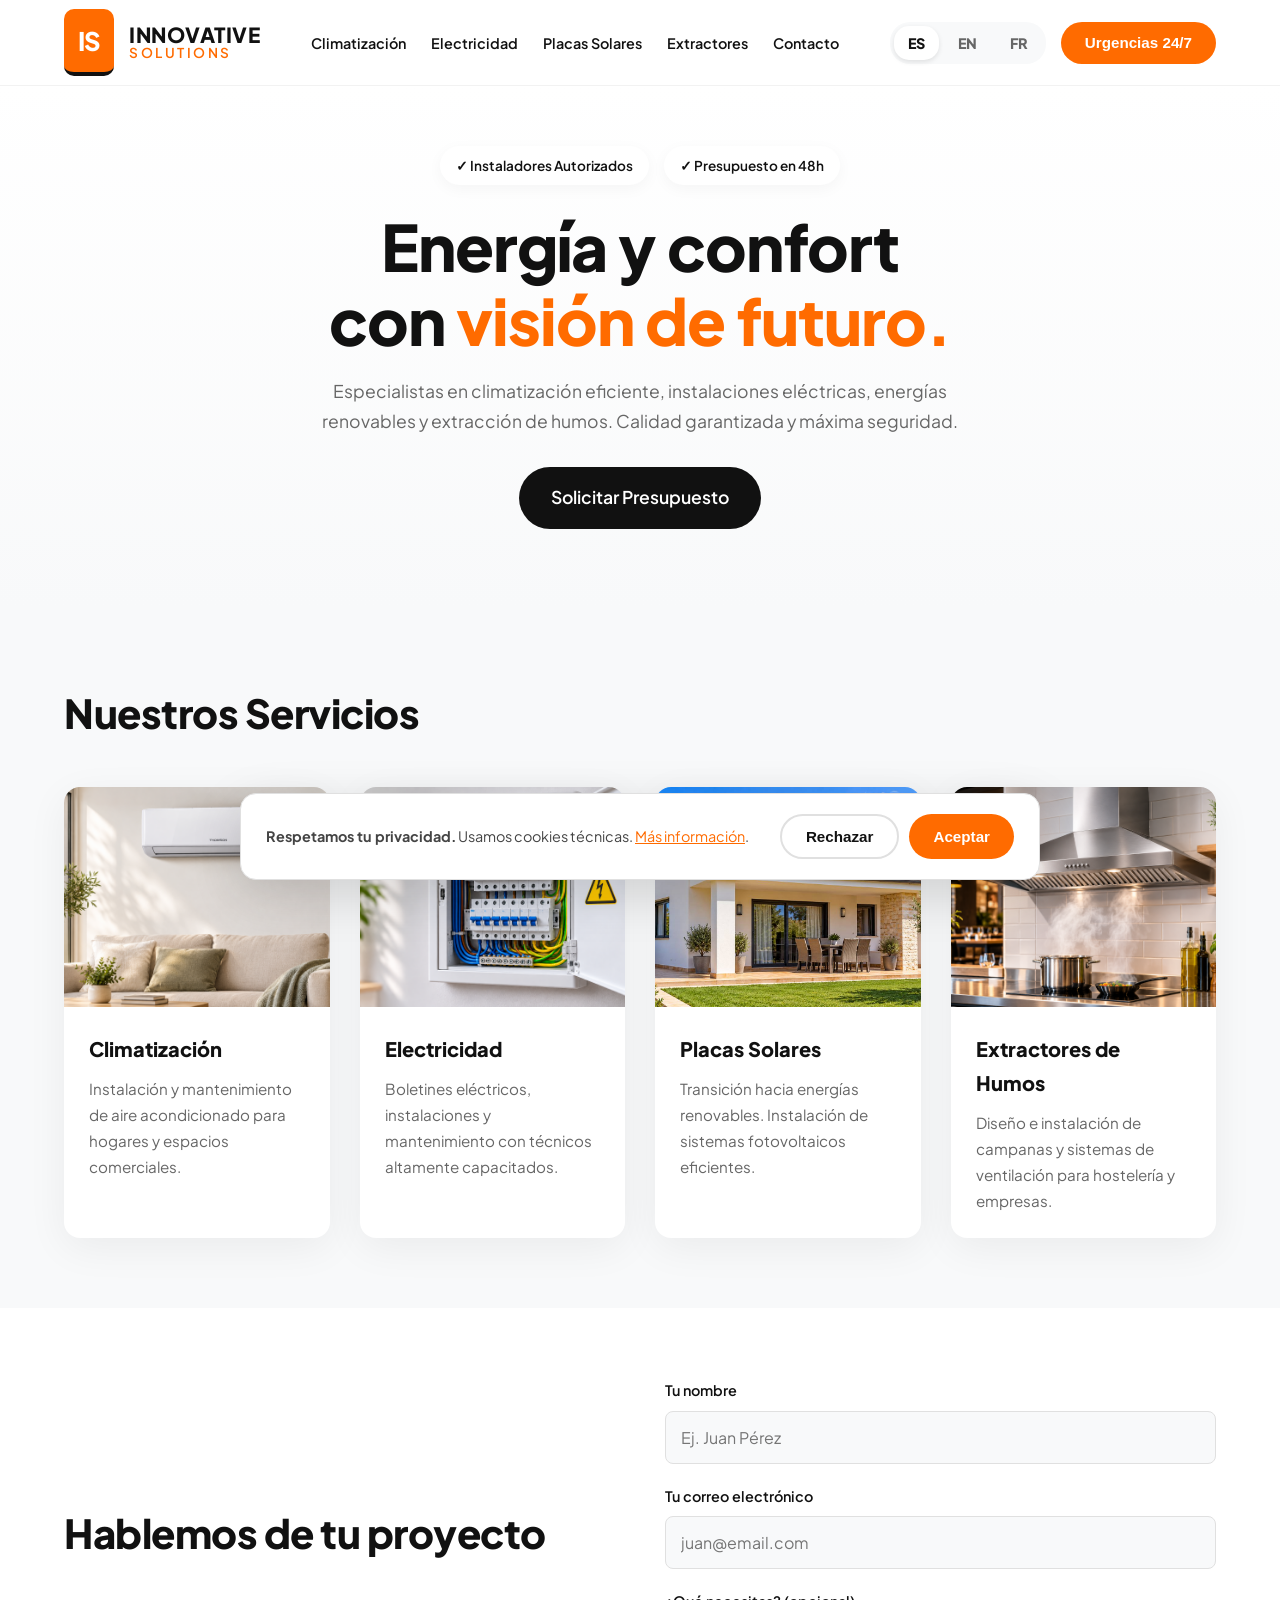
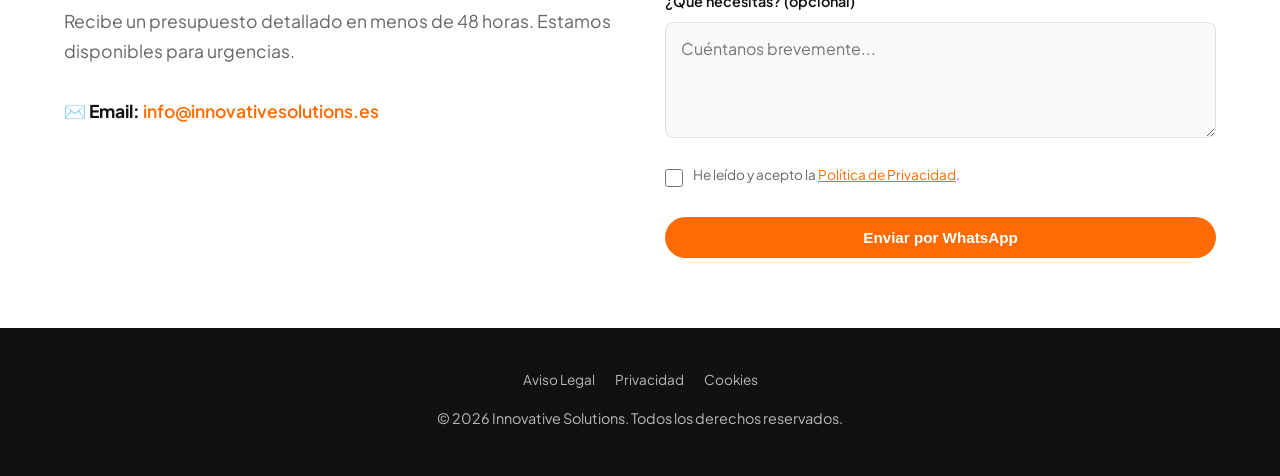
<file: index.html>
<!DOCTYPE html>
<html lang="es">
<head>
    <meta charset="UTF-8">
    <meta name="viewport" content="width=device-width, initial-scale=1.0">
    <title>Innovative Solutions | Climatización, Electricidad y Energía</title>
    <link rel="preconnect" href="https://fonts.googleapis.com">
    <link rel="preconnect" href="https://fonts.gstatic.com" crossorigin>
    <link href="https://fonts.googleapis.com/css2?family=Plus+Jakarta+Sans:wght@400;600;800&display=swap" rel="stylesheet">
    <link rel="stylesheet" href="css/styles.css">
</head>
<body>
    <header class="header" id="header">
        <div class="container header-container">
            <a href="#" class="logo"><div class="logo-icon">IS</div><div class="logo-text"><span class="logo-title">INNOVATIVE</span><span class="logo-subtitle">SOLUTIONS</span></div></a>
            <nav class="nav" id="nav">
                <ul class="nav-list">
                    <li><a href="climatizacion.html" class="nav-link" data-i18n="nav.clima">Climatización</a></li>
                    <li><a href="electricidad.html" class="nav-link" data-i18n="nav.elec">Electricidad</a></li>
                    <li><a href="placas-solares.html" class="nav-link" data-i18n="nav.solar">Placas Solares</a></li>
                    <li><a href="extractores.html" class="nav-link" data-i18n="nav.extract">Extractores</a></li>
                    <li><a href="#contacto" class="nav-link" data-i18n="nav.contact">Contacto</a></li>
                </ul>
            </nav>
            <div class="header-actions">
                <div class="lang-selector">
                    <button class="lang-btn active" data-lang="es">ES</button>
                    <button class="lang-btn" data-lang="en">EN</button>
                    <button class="lang-btn" data-lang="fr">FR</button>
                </div>
                <div class="urgency-menu">
                    <button class="btn btn-primary" id="urgency-btn" data-i18n="btn.urgency">Urgencias 24/7</button>
                    <div class="urgency-dropdown hidden" id="urgency-dropdown">
                        <p class="urgency-note" data-i18n="urgency.note">Analizamos tu urgencia y te atendemos con la mayor brevedad posible.</p>
                        <a href="https://wa.me/34622812439?text=Hola,%20tengo%20una%20urgencia%20y%20necesito%20ayuda." target="_blank" class="urgency-item">💬 <span data-i18n="urgency.wa">Enviar WhatsApp</span></a>
                    </div>
                </div>
                <button class="menu-toggle" id="menu-toggle" aria-label="Abrir menú">☰</button>
            </div>
        </div>
    </header>

    <section class="hero">
        <div class="container hero-content">
            <div class="hero-badges">
                <span class="badge" data-i18n="hero.badge1">✓ Instaladores Autorizados</span>
                <span class="badge" data-i18n="hero.badge2">✓ Presupuesto en 48h</span>
            </div>
            <h1 data-i18n="hero.title">Energía y confort<br>con <span class="text-primary">visión de futuro.</span></h1>
            <p data-i18n="hero.subtitle">Especialistas en climatización eficiente, instalaciones eléctricas, energías renovables y extracción de humos. Calidad garantizada y máxima seguridad.</p>
            <a href="#contacto" class="btn btn-large" data-i18n="hero.cta">Solicitar Presupuesto</a>
        </div>
    </section>

    <section class="services section" id="servicios">
        <div class="container">
            <h2 class="section-title" data-i18n="services.title">Nuestros Servicios</h2>
            <div class="grid-4">
                
                <a href="climatizacion.html" class="card">
                    <div class="card-img-wrapper"><img src="assets/img/climatizacion.png" alt="Aire Acondicionado" class="card-img" onerror="this.src='https://images.unsplash.com/photo-1615876234886-fd9a39fda97f?q=80&w=800&auto=format&fit=crop'"></div>
                    <div class="card-content"><h3 data-i18n="services.clima.title">Climatización</h3><p data-i18n="services.clima.desc">Instalación y mantenimiento de aire acondicionado para hogares y espacios comerciales.</p></div>
                </a>

                <a href="electricidad.html" class="card">
                    <div class="card-img-wrapper"><img src="assets/img/electricidad.png" alt="Electricidad" class="card-img" onerror="this.src='https://images.unsplash.com/photo-1621905251189-08b45d6a269e?q=80&w=800&auto=format&fit=crop'"></div>
                    <div class="card-content"><h3 data-i18n="services.elec.title">Electricidad</h3><p data-i18n="services.elec.desc">Boletines eléctricos, instalaciones y mantenimiento con técnicos altamente capacitados.</p></div>
                </a>

                <a href="placas-solares.html" class="card">
                    <div class="card-img-wrapper"><img src="assets/img/placas.jpg" alt="Placas Solares" class="card-img" onerror="this.src='https://images.unsplash.com/photo-1592833159155-c62df1b65634?q=80&w=800&auto=format&fit=crop'"></div>
                    <div class="card-content"><h3 data-i18n="services.solar.title">Placas Solares</h3><p data-i18n="services.solar.desc">Transición hacia energías renovables. Instalación de sistemas fotovoltaicos eficientes.</p></div>
                </a>

                <a href="extractores.html" class="card">
                    <div class="card-img-wrapper"><img src="assets/img/extractores.png" alt="Extractores de Humos" class="card-img"></div>
                    <div class="card-content"><h3 data-i18n="services.extract.title">Extractores de Humos</h3><p data-i18n="services.extract.desc">Diseño e instalación de campanas y sistemas de ventilación para hostelería y empresas.</p></div>
                </a>

            </div>
        </div>
    </section>

    <section class="contact section" id="contacto">
        <div class="container contact-container">
            <div class="contact-info">
                <h2 class="section-title" data-i18n="contact.title">Hablemos de tu proyecto</h2>
                <p class="contact-text" data-i18n="contact.subtitle">Recibe un presupuesto detallado en menos de 48 horas. Estamos disponibles para urgencias.</p>
                <div class="contact-details">
                    <p>✉️ <strong data-i18n="contact.email">Email:</strong> <a href="mailto:info@innovativesolutions.es">info@innovativesolutions.es</a></p>
                </div>
            </div>
            <form class="contact-form" id="contact-form">
                <div class="form-group"><label for="name" data-i18n="form.name">Tu nombre</label><input type="text" id="name" name="name" required placeholder="Ej. Juan Pérez"></div>
                <div class="form-group"><label for="email" data-i18n="form.email">Tu correo electrónico</label><input type="email" id="email" name="email" required placeholder="juan@email.com"></div>
                <div class="form-group"><label for="message" data-i18n="form.msg">¿Qué necesitas? (opcional)</label><textarea id="message" name="message" rows="4" placeholder="Cuéntanos brevemente..."></textarea></div>
                <div class="form-group checkbox-group">
                    <input type="checkbox" id="privacy" name="privacy" required>
                    <label for="privacy" data-i18n="form.privacy">He leído y acepto la <a href="politica-privacidad.html" target="_blank">Política de Privacidad</a>.</label>
                </div>
                <div style="position:absolute;left:-9999px;" aria-hidden="true"><input type="text" name="website" id="website" tabindex="-1" autocomplete="off"></div>
                <button type="submit" class="btn btn-primary btn-block" id="submit-btn" data-i18n="form.submit">Enviar por WhatsApp</button>
            </form>
        </div>
    </section>

    <footer class="footer">
        <div class="container footer-content">
            <div class="footer-legal-links">
                <a href="aviso-legal.html">Aviso Legal</a>
                <a href="politica-privacidad.html">Privacidad</a>
                <a href="politica-cookies.html">Cookies</a>
            </div>
            <p data-i18n="footer.copy">© 2026 Innovative Solutions. Todos los derechos reservados.</p>
        </div>
    </footer>

    <div id="cookie-banner" class="cookie-banner hidden">
        <div class="cookie-content">
            <p><strong data-i18n="cookie.title">Respetamos tu privacidad.</strong> <span data-i18n="cookie.desc">Usamos cookies técnicas.</span> <a href="politica-cookies.html" data-i18n="cookie.more">Más información</a>.</p>
            <div class="cookie-actions">
                <button id="reject-cookies" class="btn btn-outline" data-i18n="cookie.reject">Rechazar</button>
                <button id="accept-cookies" class="btn btn-primary" data-i18n="cookie.accept">Aceptar</button>
            </div>
        </div>
    </div>
    <script src="js/main.js"></script>
</body>
</html>
</file>
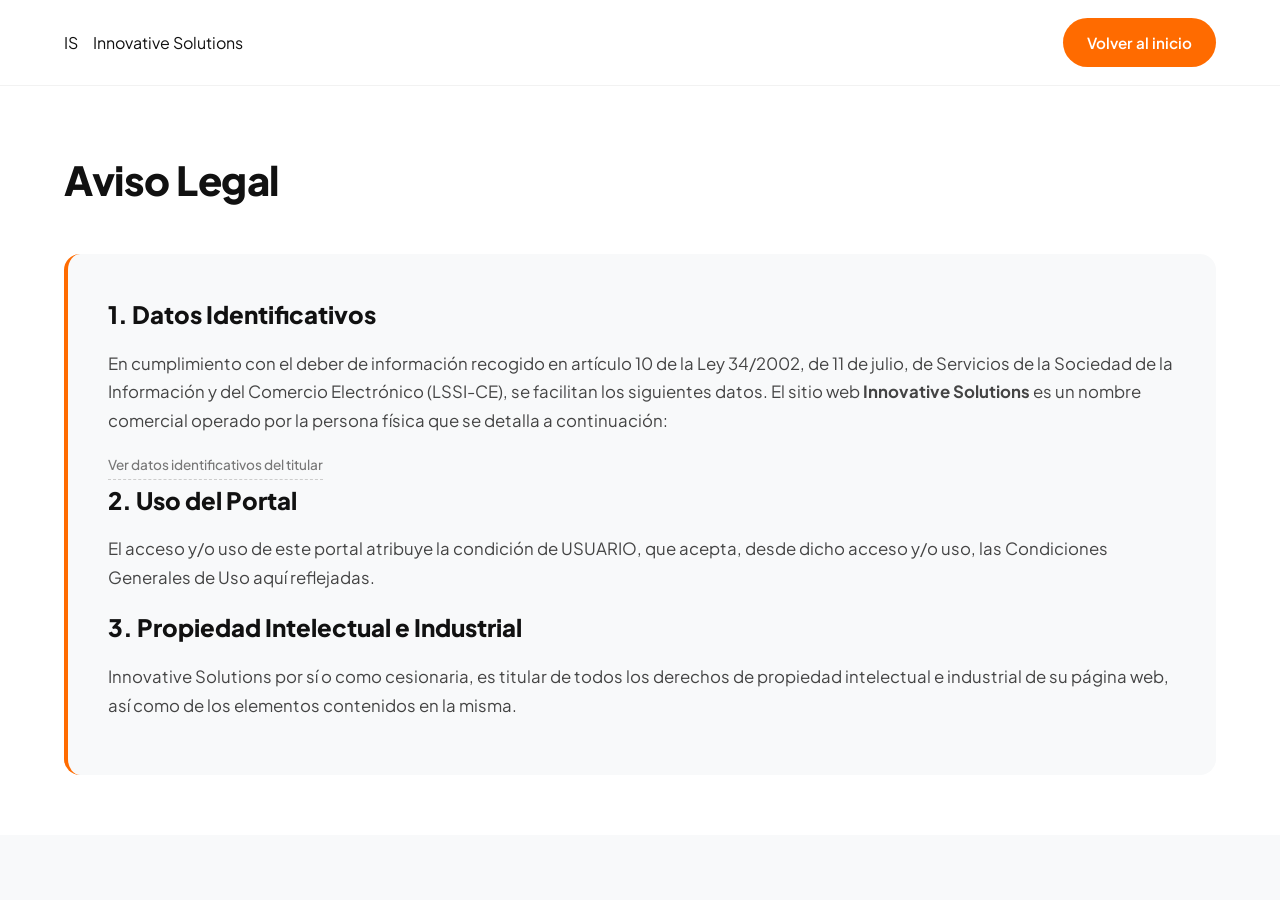
<file: aviso-legal.html>
<!DOCTYPE html>
<html lang="es">
<head>
    <meta charset="UTF-8">
    <meta name="viewport" content="width=device-width, initial-scale=1.0">
    <title>Aviso Legal | Innovative Solutions</title>
    <link href="https://fonts.googleapis.com/css2?family=Plus+Jakarta+Sans:wght@400;600;800&display=swap" rel="stylesheet">
    <link rel="stylesheet" href="css/styles.css">
</head>
<body>
    <header class="header"><div class="container header-container"><a href="index.html" class="logo"><span class="logo-is">IS</span> Innovative Solutions</a><a href="index.html" class="btn btn-primary">Volver al inicio</a></div></header>
    <section class="copy-section" style="min-height: 70vh;">
        <div class="container">
            <h1 class="section-title">Aviso Legal</h1>
            <div class="copy-box">
                <h3>1. Datos Identificativos</h3>
                <p>En cumplimiento con el deber de información recogido en artículo 10 de la Ley 34/2002, de 11 de julio, de Servicios de la Sociedad de la Información y del Comercio Electrónico (LSSI-CE), se facilitan los siguientes datos. El sitio web <strong>Innovative Solutions</strong> es un nombre comercial operado por la persona física que se detalla a continuación:</p>
                <details style="margin-top: 15px;">
                    <summary style="cursor: pointer; font-weight: 500; color: #777; font-size: 0.85rem; list-style: none; display: inline-block; border-bottom: 1px dashed #ccc; padding-bottom: 2px;">Ver datos identificativos del titular</summary>
                    <ul class="copy-list" style="margin-top: 15px; margin-bottom: 0;">
                        <li><strong>Titular:</strong> Monique Gilo de Oliveira</li>
                        <li><strong>NIF:</strong> X9505271S</li>
                        <li><strong>Domicilio:</strong> Calle Lanzarote 7, San Pedro del Pinatar, 03740 Murcia – España</li>
                        <li><strong>Correo electrónico:</strong> info@innovativesolutions.es</li>
                        <li><strong>Teléfono de contacto:</strong> +34 622 81 24 39</li>
                        <li><strong>Sitio web:</strong> https://innovativesolutions.es/</li>
                    </ul>
                </details>
                <h3>2. Uso del Portal</h3>
                <p>El acceso y/o uso de este portal atribuye la condición de USUARIO, que acepta, desde dicho acceso y/o uso, las Condiciones Generales de Uso aquí reflejadas.</p>
                <h3>3. Propiedad Intelectual e Industrial</h3>
                <p>Innovative Solutions por sí o como cesionaria, es titular de todos los derechos de propiedad intelectual e industrial de su página web, así como de los elementos contenidos en la misma.</p>
            </div>
        </div>
    </section>
</body>
</html>
</file>
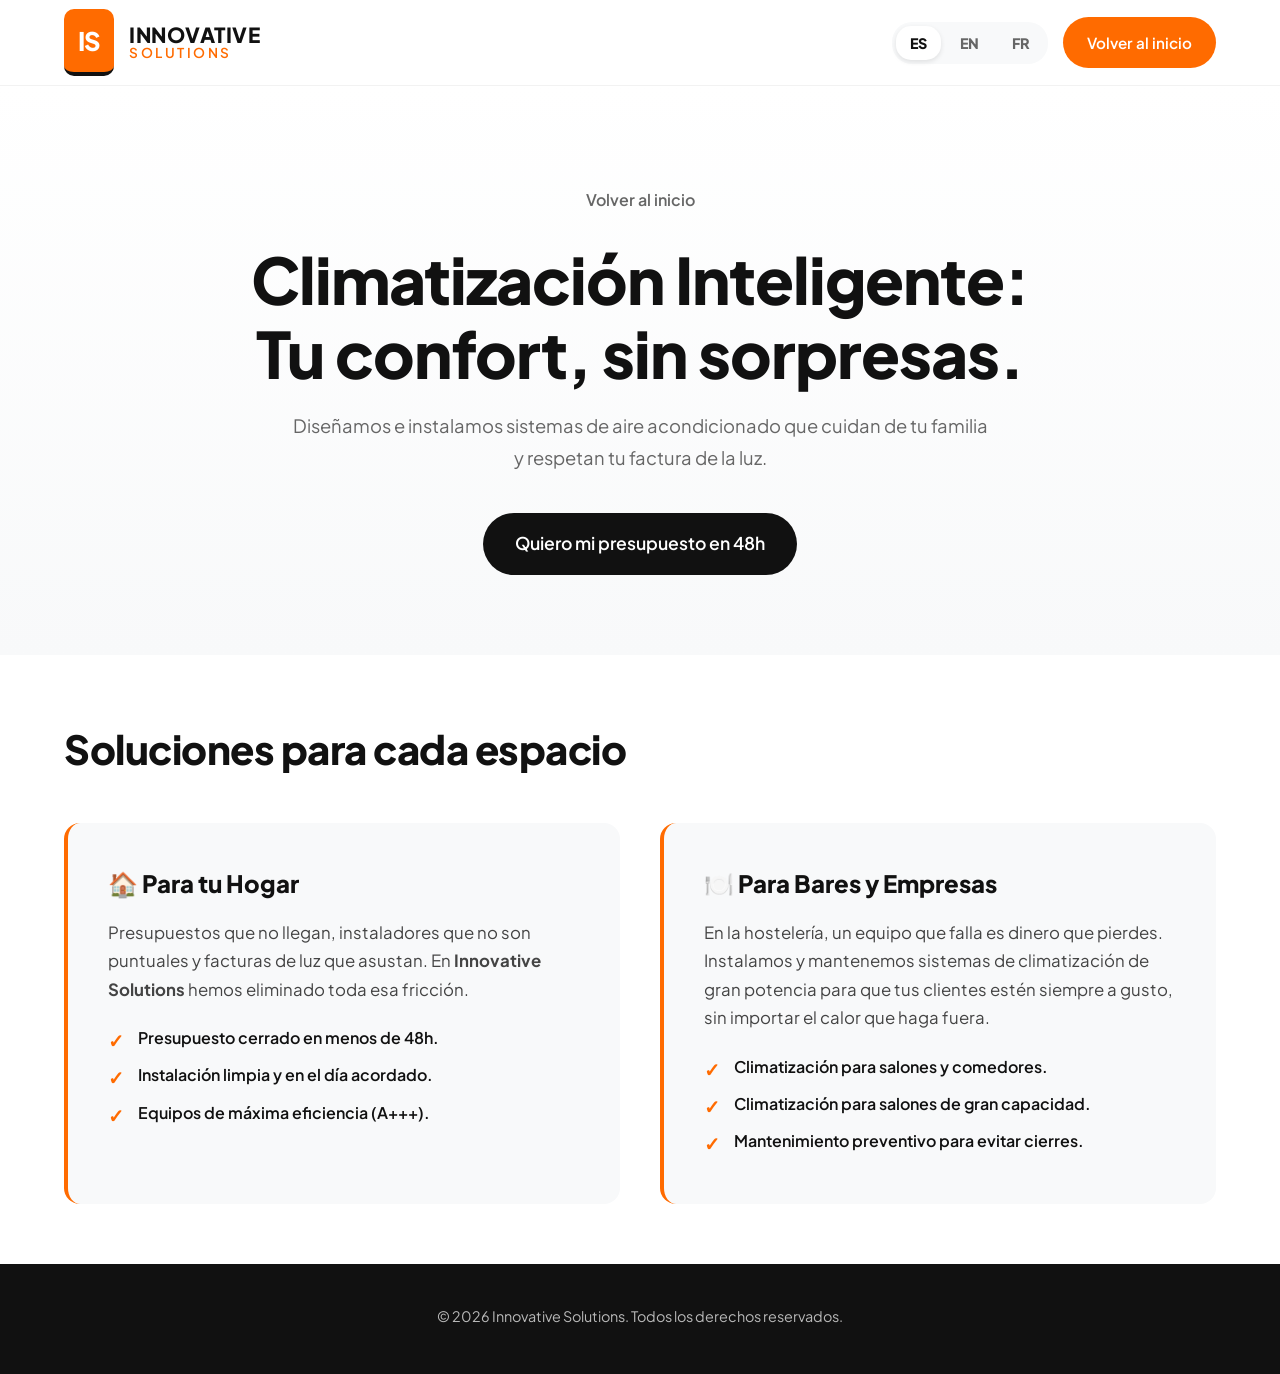
<file: climatizacion.html>
<!DOCTYPE html>
<html lang="es"><head><meta charset="UTF-8"><meta name="viewport" content="width=device-width, initial-scale=1.0"><title>Climatización | Innovative Solutions</title><link href="https://fonts.googleapis.com/css2?family=Plus+Jakarta+Sans:wght@400;600;800&display=swap" rel="stylesheet"><link rel="stylesheet" href="css/styles.css"></head>
<body>
    <header class="header"><div class="container header-container"><a href="index.html" class="logo"><div class="logo-icon">IS</div><div class="logo-text"><span class="logo-title">INNOVATIVE</span><span class="logo-subtitle">SOLUTIONS</span></div></a><div class="header-actions"><div class="lang-selector"><button class="lang-btn active" data-lang="es">ES</button><button class="lang-btn" data-lang="en">EN</button><button class="lang-btn" data-lang="fr">FR</button></div><a href="index.html" class="btn btn-primary" data-i18n="page.back">Volver al inicio</a></div></div></header>
    <section class="page-hero"><div class="container"><a href="index.html" class="btn-back" data-i18n="page.back">← Volver a todos los servicios</a><h1 data-i18n="climate.hero.title">Climatización Inteligente:<br>Tu confort, sin sorpresas.</h1><p data-i18n="climate.hero.subtitle">Diseñamos e instalamos sistemas de aire acondicionado que cuidan de tu familia y respetan tu factura de la luz.</p><a href="index.html?servicio=climatizacion#contacto" class="btn btn-large" data-i18n="climate.hero.cta">Quiero mi presupuesto en 48h</a></div></section>
    <section class="copy-section"><div class="container"><h2 class="section-title" data-i18n="climate.why.title">Soluciones para cada espacio</h2><div class="copy-grid">
        <div class="copy-box"><h3 data-i18n="climate.home.title">🏠 Para tu Hogar</h3><p data-i18n="climate.home.desc">Presupuestos que no llegan, instaladores que no son puntuales y facturas de luz que asustan. En <strong>Innovative Solutions</strong> hemos eliminado toda esa fricción.</p><ul class="copy-list"><li data-i18n="climate.home.list1">Presupuesto cerrado en menos de 48h.</li><li data-i18n="climate.home.list2">Instalación limpia y en el día acordado.</li><li data-i18n="climate.home.list3">Equipos de máxima eficiencia (A+++).</li></ul></div>
        <div class="copy-box"><h3 data-i18n="climate.business.title">🍽️ Para Bares y Empresas</h3><p data-i18n="climate.business.desc">En la hostelería, un equipo que falla es dinero que pierdes. Instalamos y mantenemos sistemas de climatización de gran potencia para que tus clientes estén siempre a gusto, sin importar el calor que haga fuera.</p><ul class="copy-list"><li data-i18n="climate.business.list1">Climatización para salones y comedores.</li><li data-i18n="climate.business.list2">Equipos de alta potencia para locales comerciales.</li><li data-i18n="climate.business.list3">Mantenimiento preventivo para evitar cierres.</li></ul></div>
    </div></div></section>
    <footer class="footer"><div class="container footer-content"><p data-i18n="footer.copy">© 2026 Innovative Solutions. Todos los derechos reservados.</p></div></footer><script src="js/main.js"></script>
</body></html>
</file>
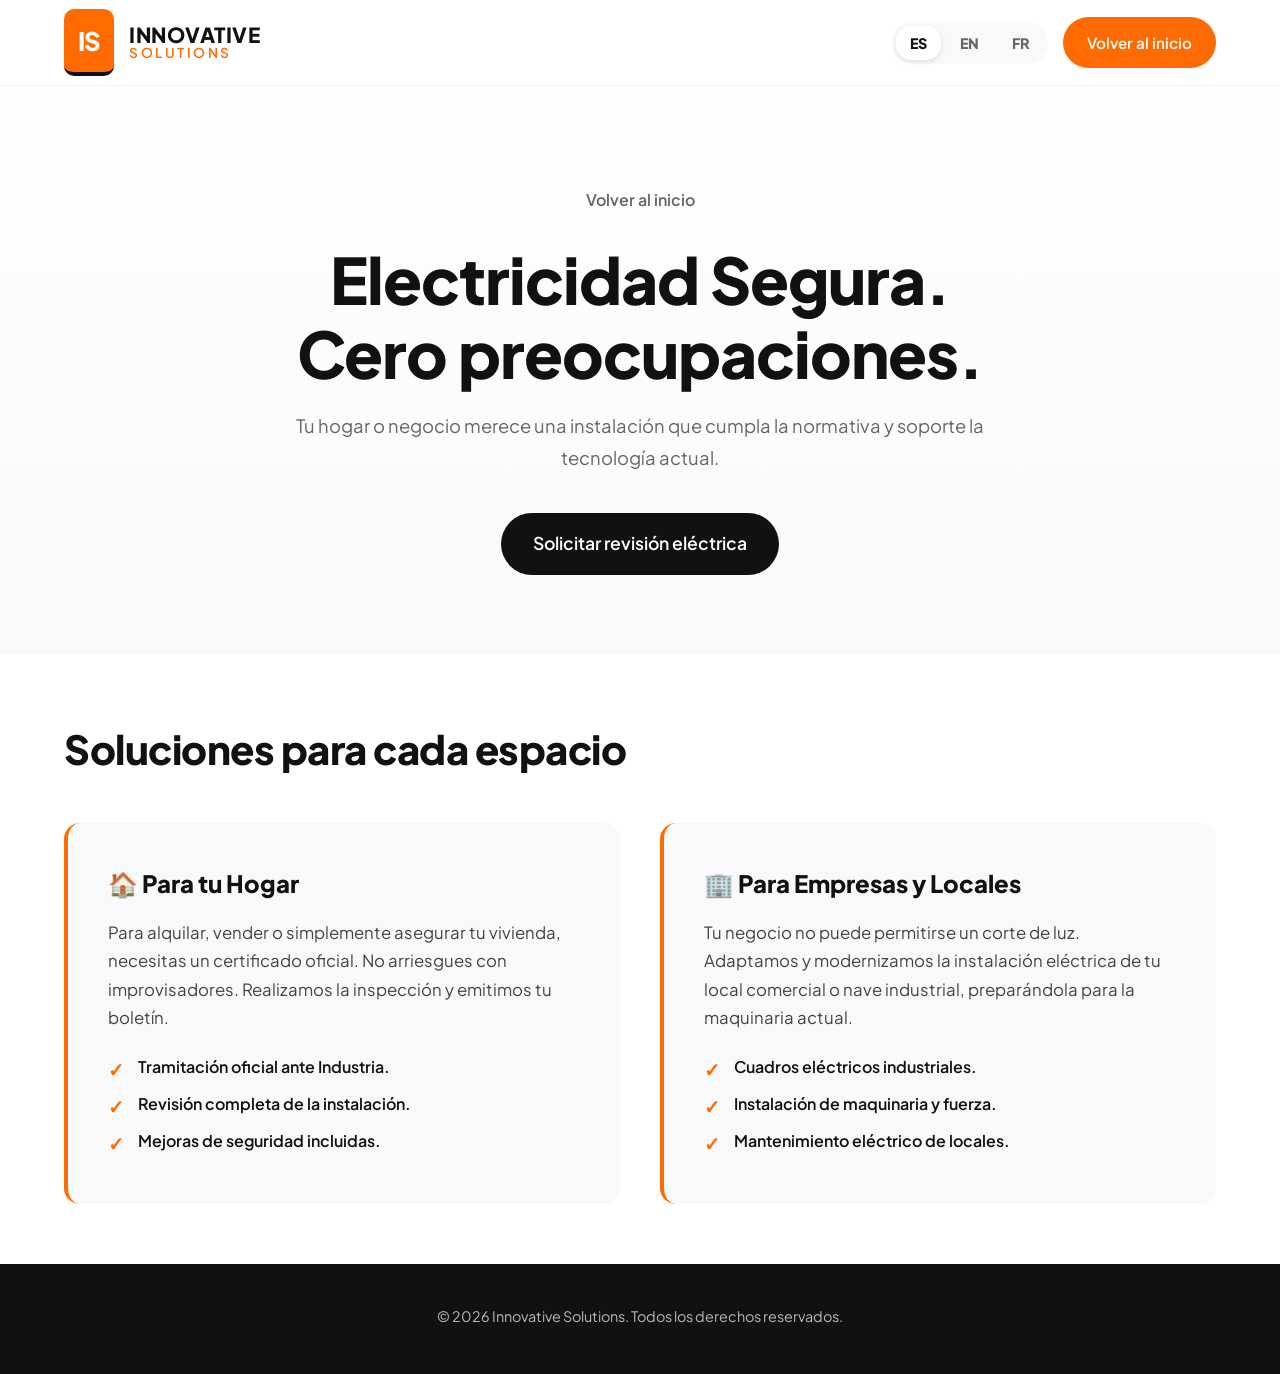
<file: electricidad.html>
<!DOCTYPE html>
<html lang="es"><head><meta charset="UTF-8"><meta name="viewport" content="width=device-width, initial-scale=1.0"><title>Electricidad | Innovative Solutions</title><link href="https://fonts.googleapis.com/css2?family=Plus+Jakarta+Sans:wght@400;600;800&display=swap" rel="stylesheet"><link rel="stylesheet" href="css/styles.css"></head>
<body>
    <header class="header"><div class="container header-container"><a href="index.html" class="logo"><div class="logo-icon">IS</div><div class="logo-text"><span class="logo-title">INNOVATIVE</span><span class="logo-subtitle">SOLUTIONS</span></div></a><div class="header-actions"><div class="lang-selector"><button class="lang-btn active" data-lang="es">ES</button><button class="lang-btn" data-lang="en">EN</button><button class="lang-btn" data-lang="fr">FR</button></div><a href="index.html" class="btn btn-primary" data-i18n="page.back">Volver al inicio</a></div></div></header>
    <section class="page-hero"><div class="container"><a href="index.html" class="btn-back" data-i18n="page.back">← Volver a todos los servicios</a><h1 data-i18n="elec.hero.title">Electricidad Segura.<br>Cero preocupaciones.</h1><p data-i18n="elec.hero.subtitle">Tu hogar o negocio merece una instalación que cumpla la normativa y soporte la tecnología actual.</p><a href="index.html?servicio=electricidad#contacto" class="btn btn-large" data-i18n="elec.hero.cta">Solicitar revisión eléctrica</a></div></section>
    <section class="copy-section"><div class="container"><h2 class="section-title" data-i18n="elec.why.title">Soluciones para cada espacio</h2><div class="copy-grid">
        <div class="copy-box"><h3 data-i18n="elec.home.title">🏠 Para tu Hogar</h3><p data-i18n="elec.home.desc">Para alquilar, vender o simplemente asegurar tu vivienda, necesitas un certificado oficial. No arriesgues con improvisadores. Realizamos la inspección y emitimos tu boletín.</p><ul class="copy-list"><li data-i18n="elec.home.list1">Tramitación oficial ante Industria.</li><li data-i18n="elec.home.list2">Revisión completa de la instalación.</li><li data-i18n="elec.home.list3">Mejoras de seguridad incluidas.</li></ul></div>
        <div class="copy-box"><h3 data-i18n="elec.business.title">🏢 Para Empresas y Locales</h3><p data-i18n="elec.business.desc">Tu negocio no puede permitirse un corte de luz. Adaptamos y modernizamos la instalación eléctrica de tu local comercial o nave industrial, preparándola para la maquinaria actual.</p><ul class="copy-list"><li data-i18n="elec.business.list1">Cuadros eléctricos industriales.</li><li data-i18n="elec.business.list2">Instalación de maquinaria y fuerza.</li><li data-i18n="elec.business.list3">Mantenimiento eléctrico de locales.</li></ul></div>
    </div></div></section>
    <footer class="footer"><div class="container footer-content"><p data-i18n="footer.copy">© 2026 Innovative Solutions. Todos los derechos reservados.</p></div></footer><script src="js/main.js"></script>
</body></html>
</file>
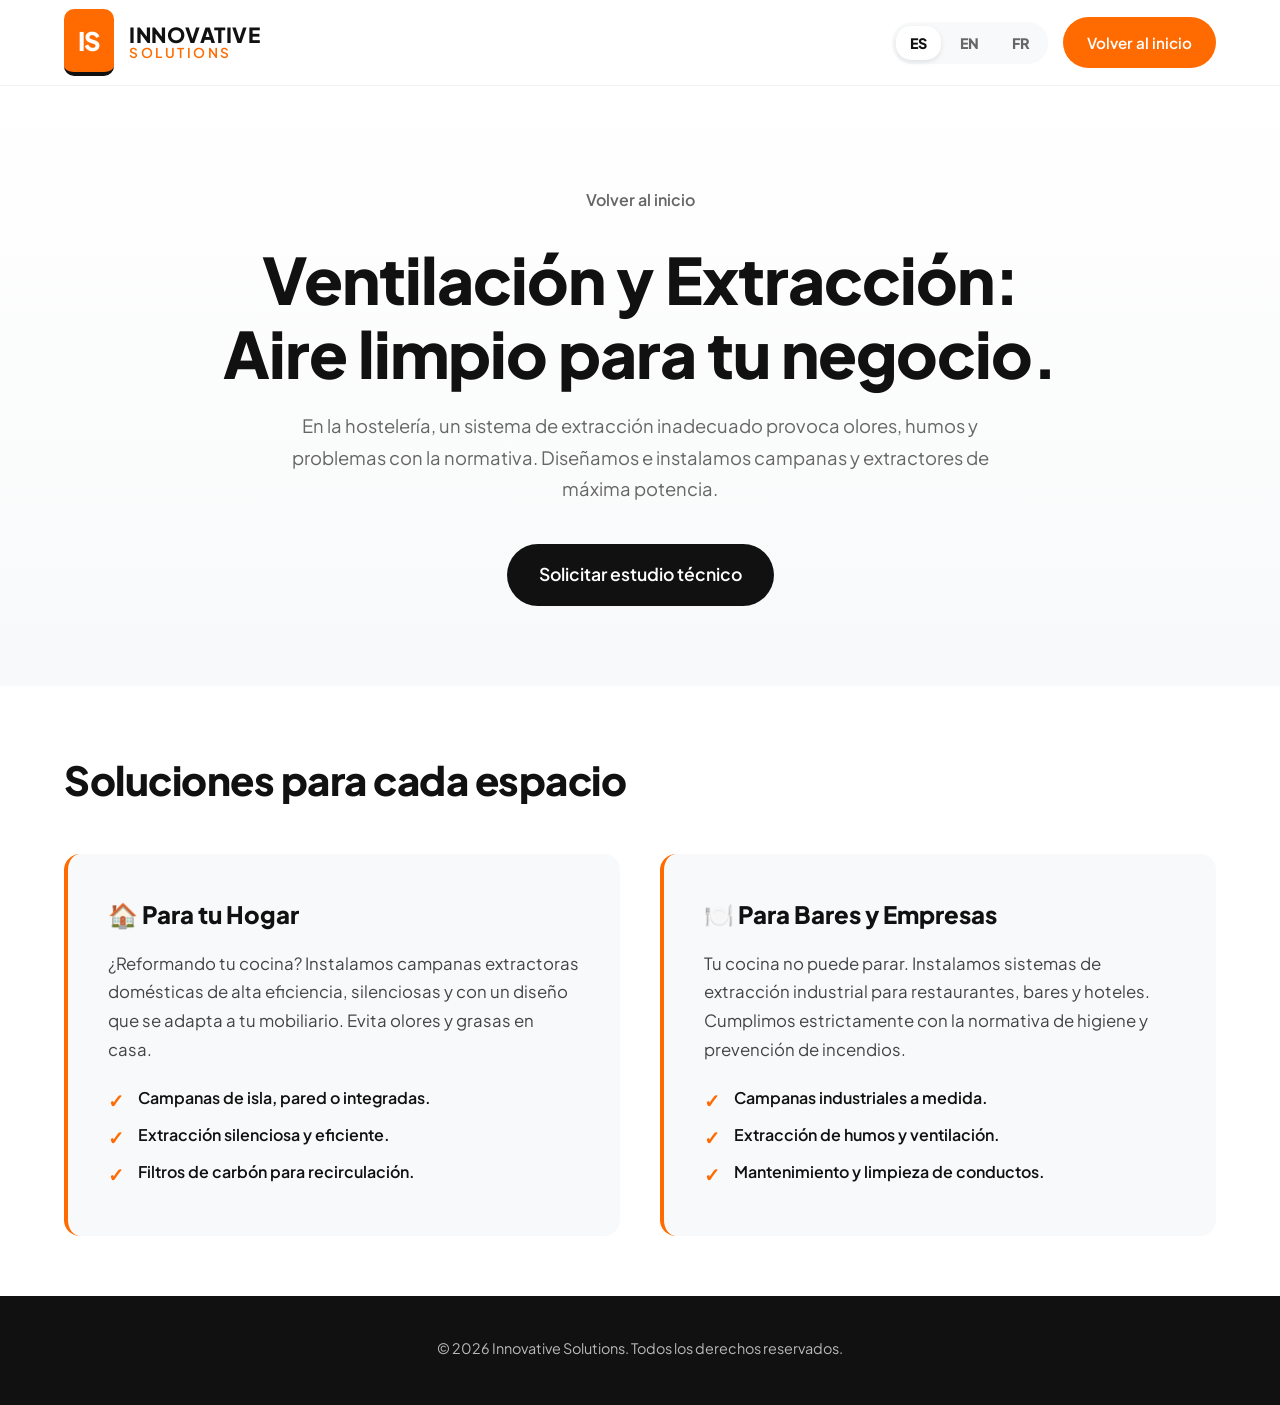
<file: extractores.html>
<!DOCTYPE html>
<html lang="es">
<head>
    <meta charset="UTF-8">
    <meta name="viewport" content="width=device-width, initial-scale=1.0">
    <title>Extractores de Humos | Innovative Solutions</title>
    <link href="https://fonts.googleapis.com/css2?family=Plus+Jakarta+Sans:wght@400;600;800&display=swap" rel="stylesheet">
    <link rel="stylesheet" href="css/styles.css">
</head>
<body>
    <header class="header">
        <div class="container header-container">
            <a href="index.html" class="logo"><div class="logo-icon">IS</div><div class="logo-text"><span class="logo-title">INNOVATIVE</span><span class="logo-subtitle">SOLUTIONS</span></div></a>
            <div class="header-actions">
                <div class="lang-selector">
                    <button class="lang-btn active" data-lang="es">ES</button>
                    <button class="lang-btn" data-lang="en">EN</button>
                    <button class="lang-btn" data-lang="fr">FR</button>
                </div>
                <a href="index.html" class="btn btn-primary" data-i18n="page.back">Volver al inicio</a>
            </div>
        </div>
    </header>

    <section class="page-hero">
        <div class="container">
            <a href="index.html" class="btn-back" data-i18n="page.back">← Volver a todos los servicios</a>
            <h1 data-i18n="extract.hero.title">Ventilación y Extracción:<br>Aire limpio para tu negocio.</h1>
            <p data-i18n="extract.hero.subtitle">En la hostelería, un sistema de extracción inadecuado provoca olores, humos y problemas con la normativa. Diseñamos e instalamos campanas y extractores de máxima potencia.</p>
            <a href="index.html?servicio=extractores#contacto" class="btn btn-large" data-i18n="extract.hero.cta">Solicitar estudio técnico</a>
        </div>
    </section>

    <section class="copy-section">
        <div class="container">
            <h2 class="section-title" data-i18n="extract.why.title">Soluciones para cada espacio</h2>
            <div class="copy-grid">
                
                <div class="copy-box">
                    <h3 data-i18n="extract.home.title">🏠 Para tu Hogar</h3>
                    <p data-i18n="extract.home.desc">¿Reformando tu cocina? Instalamos campanas extractoras domésticas de alta eficiencia, silenciosas y con un diseño que se adapta a tu mobiliario. Evita olores y grasas en casa.</p>
                    <ul class="copy-list">
                        <li data-i18n="extract.home.list1">Campanas de isla, pared o integradas.</li>
                        <li data-i18n="extract.home.list2">Extracción silenciosa y eficiente.</li>
                        <li data-i18n="extract.home.list3">Filtros de carbón para recirculación.</li>
                    </ul>
                </div>

                <div class="copy-box">
                    <h3 data-i18n="extract.business.title">🍽️ Para Bares y Empresas</h3>
                    <p data-i18n="extract.business.desc">Tu cocina no puede parar. Instalamos sistemas de extracción industrial para restaurantes, bares y hoteles. Cumplimos estrictamente con la normativa de higiene y prevención de incendios.</p>
                    <ul class="copy-list">
                        <li data-i18n="extract.business.list1">Campanas industriales a medida.</li>
                        <li data-i18n="extract.business.list2">Extracción de humos y ventilación.</li>
                        <li data-i18n="extract.business.list3">Mantenimiento y limpieza de conductos.</li>
                    </ul>
                </div>

            </div>
        </div>
    </section>

    <footer class="footer">
        <div class="container footer-content">
            <p data-i18n="footer.copy">© 2026 Innovative Solutions. Todos los derechos reservados.</p>
        </div>
    </footer>
    <script src="js/main.js"></script>
</body>
</html>
</file>
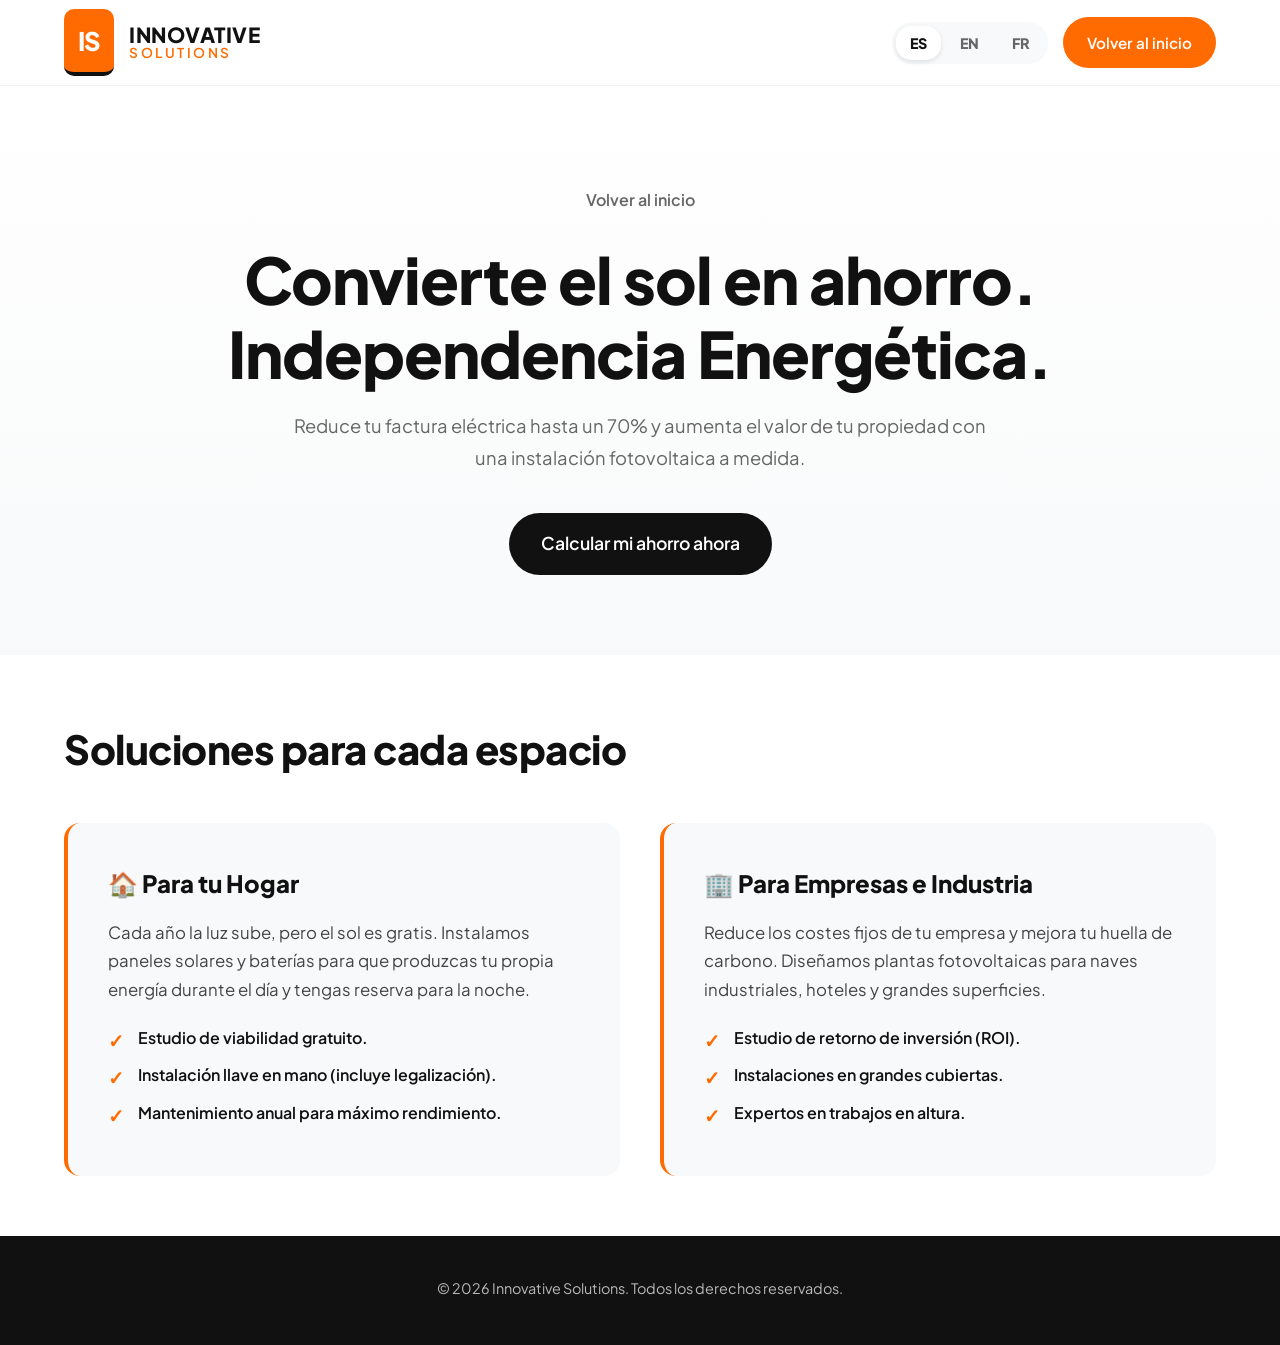
<file: placas-solares.html>
<!DOCTYPE html>
<html lang="es"><head><meta charset="UTF-8"><meta name="viewport" content="width=device-width, initial-scale=1.0"><title>Placas Solares | Innovative Solutions</title><link href="https://fonts.googleapis.com/css2?family=Plus+Jakarta+Sans:wght@400;600;800&display=swap" rel="stylesheet"><link rel="stylesheet" href="css/styles.css"></head>
<body>
    <header class="header"><div class="container header-container"><a href="index.html" class="logo"><div class="logo-icon">IS</div><div class="logo-text"><span class="logo-title">INNOVATIVE</span><span class="logo-subtitle">SOLUTIONS</span></div></a><div class="header-actions"><div class="lang-selector"><button class="lang-btn active" data-lang="es">ES</button><button class="lang-btn" data-lang="en">EN</button><button class="lang-btn" data-lang="fr">FR</button></div><a href="index.html" class="btn btn-primary" data-i18n="page.back">Volver al inicio</a></div></div></header>
    <section class="page-hero"><div class="container"><a href="index.html" class="btn-back" data-i18n="page.back">← Volver a todos los servicios</a><h1 data-i18n="solar.hero.title">Convierte el sol en ahorro.<br>Independencia Energética.</h1><p data-i18n="solar.hero.subtitle">Reduce tu factura eléctrica hasta un 70% y aumenta el valor de tu propiedad con una instalación fotovoltaica a medida.</p><a href="index.html#contacto" class="btn btn-large" data-i18n="solar.hero.cta">Calcular mi ahorro ahora</a></div></section>
    <section class="copy-section"><div class="container"><h2 class="section-title" data-i18n="solar.why.title">Soluciones para cada espacio</h2><div class="copy-grid">
        <div class="copy-box"><h3 data-i18n="solar.home.title">🏠 Para tu Hogar</h3><p data-i18n="solar.home.desc">Cada año la luz sube, pero el sol es gratis. Instalamos paneles solares y baterías para que produzcas tu propia energía durante el día y tengas reserva para la noche.</p><ul class="copy-list"><li data-i18n="solar.home.list1">Estudio de viabilidad gratuito.</li><li data-i18n="solar.home.list2">Instalación llave en mano (incluye legalización).</li><li data-i18n="solar.home.list3">Mantenimiento anual para máximo rendimiento.</li></ul></div>
        <div class="copy-box"><h3 data-i18n="solar.business.title">🏢 Para Empresas e Industria</h3><p data-i18n="solar.business.desc">Reduce los costes fijos de tu empresa y mejora tu huella de carbono. Diseñamos plantas fotovoltaicas para naves industriales, hoteles y grandes superficies.</p><ul class="copy-list"><li data-i18n="solar.business.list1">Estudio de retorno de inversión (ROI).</li><li data-i18n="solar.business.list2">Instalaciones en grandes cubiertas.</li><li data-i18n="solar.business.list3">Expertos en trabajos en altura.</li></ul></div>
    </div></div></section>
    <footer class="footer"><div class="container footer-content"><p data-i18n="footer.copy">© 2026 Innovative Solutions. Todos los derechos reservados.</p></div></footer><script src="js/main.js"></script>
</body></html>
</file>
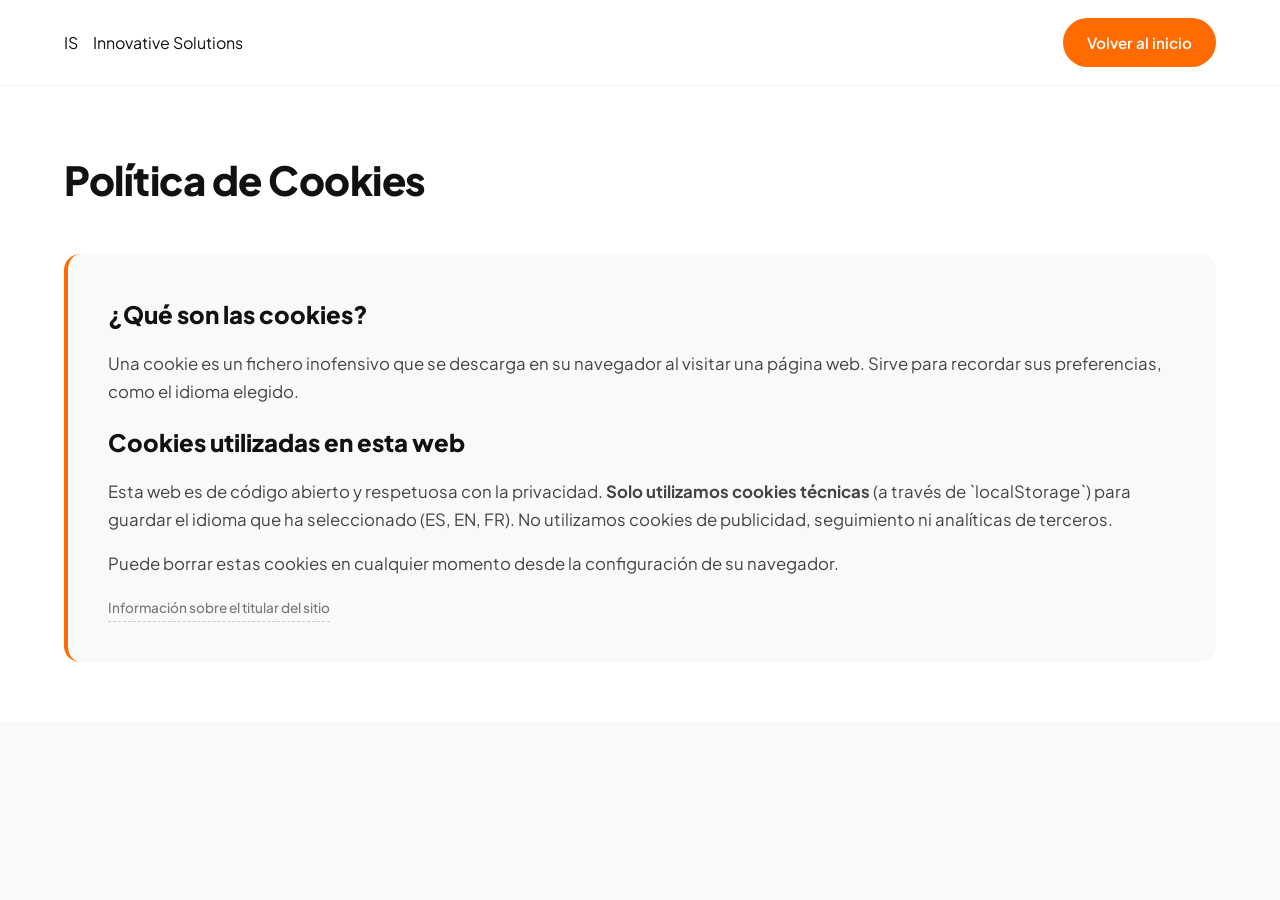
<file: politica-cookies.html>
<!DOCTYPE html>
<html lang="es">
<head>
    <meta charset="UTF-8">
    <meta name="viewport" content="width=device-width, initial-scale=1.0">
    <title>Política de Cookies | Innovative Solutions</title>
    <link href="https://fonts.googleapis.com/css2?family=Plus+Jakarta+Sans:wght@400;600;800&display=swap" rel="stylesheet">
    <link rel="stylesheet" href="css/styles.css">
</head>
<body>
    <header class="header"><div class="container header-container"><a href="index.html" class="logo"><span class="logo-is">IS</span> Innovative Solutions</a><a href="index.html" class="btn btn-primary">Volver al inicio</a></div></header>
    <section class="copy-section" style="min-height: 70vh;">
        <div class="container">
            <h1 class="section-title">Política de Cookies</h1>
            <div class="copy-box">
                <h3>¿Qué son las cookies?</h3>
                <p>Una cookie es un fichero inofensivo que se descarga en su navegador al visitar una página web. Sirve para recordar sus preferencias, como el idioma elegido.</p>
                <h3>Cookies utilizadas en esta web</h3>
                <p>Esta web es de código abierto y respetuosa con la privacidad. <strong>Solo utilizamos cookies técnicas</strong> (a través de `localStorage`) para guardar el idioma que ha seleccionado (ES, EN, FR). No utilizamos cookies de publicidad, seguimiento ni analíticas de terceros.</p>
                <p>Puede borrar estas cookies en cualquier momento desde la configuración de su navegador.</p>
                <details style="margin-top: 15px;">
                    <summary style="cursor: pointer; font-weight: 500; color: #777; font-size: 0.85rem; list-style: none; display: inline-block; border-bottom: 1px dashed #ccc; padding-bottom: 2px;">Información sobre el titular del sitio</summary>
                    <p style="margin-top: 10px;">Titular del sitio web: Monique Gilo de Oliveira — NIF X9505271S — info@innovativesolutions.es</p>
                </details>
            </div>
        </div>
    </section>
</body>
</html>
</file>
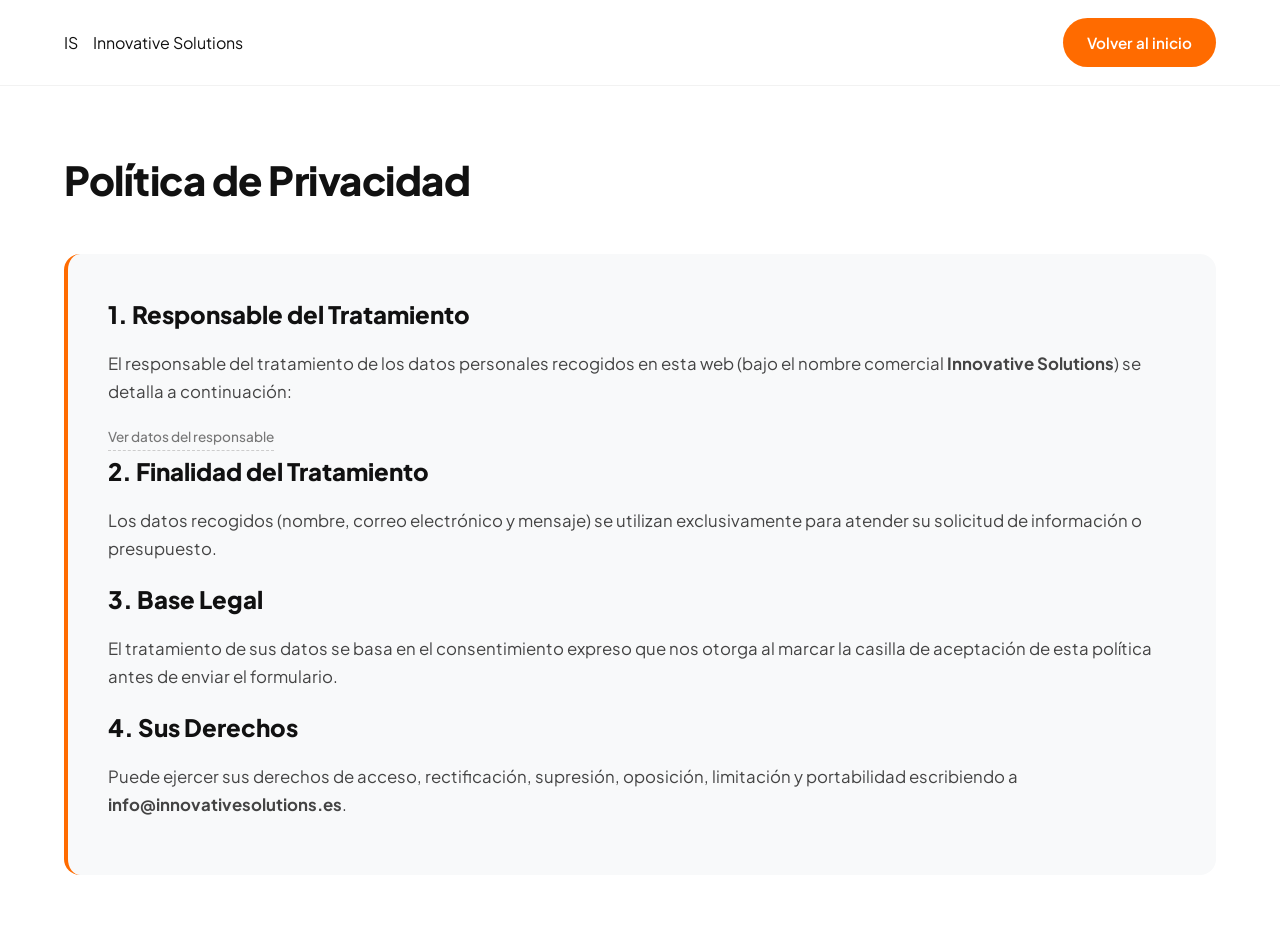
<file: politica-privacidad.html>
<!DOCTYPE html>
<html lang="es">
<head>
    <meta charset="UTF-8">
    <meta name="viewport" content="width=device-width, initial-scale=1.0">
    <title>Política de Privacidad | Innovative Solutions</title>
    <link href="https://fonts.googleapis.com/css2?family=Plus+Jakarta+Sans:wght@400;600;800&display=swap" rel="stylesheet">
    <link rel="stylesheet" href="css/styles.css">
</head>
<body>
    <header class="header"><div class="container header-container"><a href="index.html" class="logo"><span class="logo-is">IS</span> Innovative Solutions</a><a href="index.html" class="btn btn-primary">Volver al inicio</a></div></header>
    <section class="copy-section" style="min-height: 70vh;">
        <div class="container">
            <h1 class="section-title">Política de Privacidad</h1>
            <div class="copy-box">
                <h3>1. Responsable del Tratamiento</h3>
                <p>El responsable del tratamiento de los datos personales recogidos en esta web (bajo el nombre comercial <strong>Innovative Solutions</strong>) se detalla a continuación:</p>
                <details style="margin-top: 15px;">
                    <summary style="cursor: pointer; font-weight: 500; color: #777; font-size: 0.85rem; list-style: none; display: inline-block; border-bottom: 1px dashed #ccc; padding-bottom: 2px;">Ver datos del responsable</summary>
                    <ul class="copy-list" style="margin-top: 15px; margin-bottom: 0;">
                        <li><strong>Titular:</strong> Monique Gilo de Oliveira</li>
                        <li><strong>NIF:</strong> X9505271S</li>
                        <li><strong>Domicilio:</strong> Calle Lanzarote 7, San Pedro del Pinatar, 03740 Murcia – España</li>
                        <li><strong>Contacto:</strong> info@innovativesolutions.es | +34 622 81 24 39</li>
                    </ul>
                </details>
                <h3>2. Finalidad del Tratamiento</h3>
                <p>Los datos recogidos (nombre, correo electrónico y mensaje) se utilizan exclusivamente para atender su solicitud de información o presupuesto.</p>
                <h3>3. Base Legal</h3>
                <p>El tratamiento de sus datos se basa en el consentimiento expreso que nos otorga al marcar la casilla de aceptación de esta política antes de enviar el formulario.</p>
                <h3>4. Sus Derechos</h3>
                <p>Puede ejercer sus derechos de acceso, rectificación, supresión, oposición, limitación y portabilidad escribiendo a <strong>info@innovativesolutions.es</strong>.</p>
            </div>
        </div>
    </section>
</body>
</html>
</file>
<file: css/styles.css>
/* ==========================================================================
   VARIABLES Y RESET
   ========================================================================== */
:root {
    --primary: #FF6B00; --primary-hover: #E65C00; --dark: #111111;
    --gray-dark: #444444; --gray-light: #666666; --bg-light: #F8F9FA;
    --white: #FFFFFF; --radius: 16px; --shadow: 0 10px 40px rgba(0,0,0,0.06);
    --transition: all 0.3s ease;
}
* { margin: 0; padding: 0; box-sizing: border-box; }
html { scroll-behavior: smooth; }
body { font-family: 'Plus Jakarta Sans', sans-serif; color: var(--dark); background-color: var(--bg-light); line-height: 1.6; -webkit-font-smoothing: antialiased; }
a { text-decoration: none; color: inherit; }
ul { list-style: none; }
.container { width: 100%; max-width: 1200px; margin: 0 auto; padding: 0 5%; }
.text-primary { color: var(--primary); }

/* ==========================================================================
   BOTONES
   ========================================================================== */
.btn {
    display: inline-block; padding: 12px 24px; border-radius: 50px;
    font-weight: 600; font-size: 0.95rem; transition: var(--transition);
    cursor: pointer; border: none; text-align: center;
}
.btn-primary { background-color: var(--primary); color: var(--white); }
.btn-primary:hover { background-color: var(--primary-hover); transform: translateY(-2px); box-shadow: 0 5px 15px rgba(255, 107, 0, 0.3); }
.btn-large { padding: 16px 32px; font-size: 1.1rem; background-color: var(--dark); color: var(--white); }
.btn-large:hover { background-color: var(--primary); }
.btn-block { width: 100%; }
.btn-outline { background-color: transparent; color: var(--dark); border: 2px solid #E0E0E0; }
.btn-outline:hover { border-color: var(--dark); background-color: var(--bg-light); }

/* ==========================================================================
   HEADER Y LOGO (Naranja invertido)
   ========================================================================== */
.header { background-color: rgba(255, 255, 255, 0.95); backdrop-filter: blur(10px); position: sticky; top: 0; z-index: 1000; border-bottom: 1px solid rgba(0,0,0,0.05); }
.header-container { display: flex; justify-content: space-between; align-items: center; height: 75px; }
.logo { display: flex; align-items: center; gap: 12px; }
.logo-icon { background-color: var(--primary); color: var(--white); font-weight: 800; font-size: 1.4rem; padding: 8px 12px; border-radius: 10px; letter-spacing: -1px; border-bottom: 3px solid var(--dark); }
.logo-text { display: flex; flex-direction: column; justify-content: center; line-height: 1.1; }
.logo-title { font-weight: 800; font-size: 1.1rem; color: var(--dark); letter-spacing: 0.5px; }
.logo-subtitle { font-weight: 600; font-size: 0.75rem; color: var(--primary); letter-spacing: 2px; }
.nav { display: none; }
.nav-list { display: flex; gap: 25px; }
.nav-link { font-weight: 600; font-size: 0.9rem; transition: var(--transition); }
.nav-link:hover { color: var(--primary); }
.header-actions { display: flex; align-items: center; gap: 15px; }
.menu-toggle { background: none; border: none; font-size: 1.5rem; cursor: pointer; display: block; }

/* SELECTOR DE IDIOMA */
.lang-selector { display: flex; gap: 5px; background-color: var(--bg-light); padding: 4px; border-radius: 20px; }
.lang-btn { background: none; border: none; padding: 5px 10px; font-size: 0.8rem; font-weight: 800; color: var(--gray-light); cursor: pointer; border-radius: 15px; transition: var(--transition); font-family: 'Plus Jakarta Sans', sans-serif; }
.lang-btn:hover { color: var(--dark); }
.lang-btn.active { background-color: var(--white); color: var(--dark); box-shadow: 0 2px 5px rgba(0,0,0,0.1); }

/* MENÚ DESPLEGABLE URGENCIAS */
.urgency-menu { position: relative; }






/* ==========================================================================
   HERO COMPACTO
   ========================================================================== */
.hero { padding: 40px 0 60px 0; background: linear-gradient(180deg, var(--white) 0%, var(--bg-light) 100%); text-align: center; }
.hero-badges { display: flex; justify-content: center; gap: 15px; margin-bottom: 25px; flex-wrap: wrap; }
.badge { background-color: var(--white); padding: 8px 16px; border-radius: 50px; font-size: 0.85rem; font-weight: 600; box-shadow: 0 4px 15px rgba(0,0,0,0.04); }
.hero h1 { font-size: 2.5rem; font-weight: 800; line-height: 1.1; margin-bottom: 20px; letter-spacing: -1px; }
.hero p { font-size: 1.1rem; color: var(--gray-light); max-width: 650px; margin: 0 auto 30px auto; }

/* ==========================================================================
   PÁGINAS DE SERVICIO (INTERNAS)
   ========================================================================== */
.page-hero { padding: 80px 0 60px; background: linear-gradient(180deg, var(--white) 0%, var(--bg-light) 100%); text-align: center; }
.page-hero h1 { font-size: 2.8rem; font-weight: 800; letter-spacing: -1px; margin-bottom: 20px; line-height: 1.1; }
.page-hero p { font-size: 1.15rem; color: var(--gray-light); max-width: 700px; margin: 0 auto 40px auto; }
.btn-back { display: inline-block; margin-bottom: 30px; font-weight: 600; color: var(--gray-light); transition: var(--transition); }
.btn-back:hover { color: var(--primary); }

/* COPYWRITING BOXES */
.copy-section { padding: 60px 0; background-color: var(--white); }
.copy-grid { display: grid; grid-template-columns: 1fr; gap: 40px; margin-top: 40px; }
.copy-box { padding: 40px; background-color: var(--bg-light); border-radius: var(--radius); border-left: 4px solid var(--primary); }
.copy-box h3 { font-size: 1.5rem; margin-bottom: 15px; font-weight: 800; }
.copy-box p { color: var(--gray-dark); font-size: 1.05rem; margin-bottom: 15px; }
.copy-list { list-style: none; margin-top: 20px; }
.copy-list li { position: relative; padding-left: 30px; margin-bottom: 10px; font-weight: 600; color: var(--dark); }
.copy-list li::before { content: "✓"; position: absolute; left: 0; color: var(--primary); font-weight: 800; font-size: 1.2rem; }

/* ==========================================================================
   SECCIONES, GRID Y TARJETAS (HOME)
   ========================================================================== */
.section { padding: 70px 0; }
.section-title { font-size: 2rem; font-weight: 800; margin-bottom: 40px; letter-spacing: -0.5px; }
.grid { display: grid; grid-template-columns: 1fr; gap: 30px; }
.card { background-color: var(--white); border-radius: var(--radius); overflow: hidden; box-shadow: var(--shadow); transition: var(--transition); display: block; color: inherit; }
.card:hover { transform: translateY(-8px); box-shadow: 0 20px 40px rgba(0,0,0,0.1); }
.card-img-wrapper { overflow: hidden; height: 220px; width: 100%; position: relative; }
.card-img { width: 100%; height: 100%; object-fit: cover; object-position: center; display: block; transition: transform 0.5s ease; }
.card:hover .card-img { transform: scale(1.05); }
.card-content { padding: 25px; }
.card-content h3 { font-size: 1.25rem; font-weight: 800; margin-bottom: 10px; }
.card-content p { color: var(--gray-light); font-size: 0.95rem; }

/* ==========================================================================
   CONTACTO Y FORMULARIO
   ========================================================================== */
.contact { background-color: var(--white); }
.contact-container { display: grid; grid-template-columns: 1fr; gap: 50px; }
.contact-text { color: var(--gray-light); font-size: 1.1rem; margin-bottom: 30px; }
.contact-details p { font-size: 1.1rem; margin-bottom: 10px; }
.contact-details a { color: var(--primary); font-weight: 600; }
.contact-details a:hover { text-decoration: underline; }
.form-group { margin-bottom: 20px; }
.form-group label { display: block; font-weight: 600; margin-bottom: 8px; font-size: 0.9rem; }
.form-group input, .form-group textarea { width: 100%; padding: 15px; border: 1px solid #E0E0E0; border-radius: 8px; font-family: 'Plus Jakarta Sans', sans-serif; font-size: 1rem; background-color: var(--bg-light); transition: var(--transition); }
.form-group input:focus, .form-group textarea:focus { outline: none; border-color: var(--primary); background-color: var(--white); box-shadow: 0 0 0 3px rgba(255, 107, 0, 0.1); }

/* CHECKBOX Y FOOTER LEGAL */
.checkbox-group { display: flex; align-items: flex-start; gap: 10px; margin-bottom: 25px; }
.checkbox-group input[type="checkbox"] { margin-top: 4px; width: 18px; height: 18px; cursor: pointer; accent-color: var(--primary); }
.checkbox-group label { font-size: 0.85rem; color: var(--gray-light); line-height: 1.4; font-weight: 400; }
.checkbox-group label a { color: var(--primary); text-decoration: underline; }

/* ==========================================================================
   FOOTER
   ========================================================================== */
.footer { background-color: var(--dark); color: var(--white); padding: 40px 0; text-align: center; }
.footer-legal-links { display: flex; justify-content: center; gap: 20px; margin-bottom: 15px; }
.footer-legal-links a { color: var(--white); opacity: 0.7; font-size: 0.85rem; transition: var(--transition); }
.footer-legal-links a:hover { opacity: 1; color: var(--primary); }
.footer-content p { opacity: 0.7; font-size: 0.9rem; margin-bottom: 5px; }

/* ==========================================================================
   BANNER COOKIES
   ========================================================================== */
.cookie-banner { position: fixed; bottom: 20px; left: 50%; transform: translateX(-50%); width: 90%; max-width: 800px; background-color: var(--white); padding: 20px 25px; border-radius: var(--radius); box-shadow: 0 15px 50px rgba(0,0,0,0.15); z-index: 9999; border: 1px solid #E0E0E0; transition: transform 0.4s ease, opacity 0.4s ease; }
.cookie-banner.hidden { transform: translate(-50%, 150%); opacity: 0; pointer-events: none; }
.cookie-content { display: flex; flex-direction: column; gap: 15px; }
.cookie-content p { font-size: 0.9rem; color: var(--gray-dark); margin: 0; }
.cookie-content a { color: var(--primary); text-decoration: underline; }
.cookie-actions { display: flex; gap: 10px; justify-content: flex-end; }

/* ==========================================================================
   MEDIA QUERIES (RESPONSIVE)
   ========================================================================== */
@media (min-width: 768px) {
    .nav { display: block; }
    .menu-toggle { display: none; }
    .hero { padding: 60px 0 80px 0; }
    .hero h1 { font-size: 3.5rem; }
    .page-hero { padding: 100px 0 80px; }
    .page-hero h1 { font-size: 3.5rem; }
    .grid { grid-template-columns: repeat(2, 1fr); }
    .copy-grid { grid-template-columns: 1fr 1fr; }
    .contact-container { grid-template-columns: 1fr 1fr; align-items: center; }
    .cookie-content { flex-direction: row; align-items: center; justify-content: space-between; }
    .cookie-actions { flex-shrink: 0; }
}
@media (min-width: 1024px) {
    .hero h1 { font-size: 4rem; }
    .page-hero h1 { font-size: 4rem; }
    .grid { grid-template-columns: repeat(3, 1fr); }
    .section-title { font-size: 2.5rem; }
}
@media (max-width: 767px) {
    .nav { display: none; position: absolute; top: 75px; left: 0; width: 100%; background-color: var(--white); padding: 20px; box-shadow: 0 10px 20px rgba(0,0,0,0.1); flex-direction: column; }
    .nav.active { display: flex; }
    .nav-list { flex-direction: column; gap: 15px; text-align: center; }
    .lang-selector { margin-right: 5px; }
    .lang-btn { padding: 4px 8px; font-size: 0.75rem; }
}

/* Ajuste de legibilidad para Plus Jakarta Sans */
body { line-height: 1.7; }
.hero h1, .page-hero h1 { line-height: 1.15; }

/* ==========================================================================
   FIX PARA DESBORDAMIENTO HORIZONTAL EN MÓVILES
   ========================================================================== */
html, body {
    max-width: 100%;
    overflow-x: hidden;
}

img, .grid, .card, .hero, .page-hero, .copy-section, .container {
    max-width: 100%;
}

@media (max-width: 767px) {
    
}

/* ==========================================================================
   FIX PARA EL HEADER EN MÓVILES
   ========================================================================== */
@media (max-width: 767px) {
    /* Hacemos el header más estrecho */
    .header-container {
        height: 65px !important;
        padding: 0 15px;
    }
    
    /* Logo más compacto */
    .logo-icon {
        font-size: 1.1rem;
        padding: 6px 9px;
    }
    .logo-title {
        font-size: 0.95rem;
    }
    .logo-subtitle {
        font-size: 0.65rem;
        letter-spacing: 1px;
    }

    /* Ocultamos el selector de idioma en el header (lo podemos poner en el menú si quieres) */
    .lang-selector {
        display: none; 
    }

    /* Botón de Urgencias más pequeño (solo icono o texto corto) */
    .btn-urgency-header {
        padding: 8px 12px;
        font-size: 0.8rem;
    }

    /* Ajuste del botón de Urgencias */
    .header-actions .btn-primary {
        padding: 8px 15px;
        font-size: 0.85rem;
    }
}

/* ==========================================================================
   FIX DEFINITIVO PARA EL HEADER EN MÓVILES (TODO VISIBLE)
   ========================================================================== */
@media (max-width: 767px) {
    .header-container {
        height: 65px;
        padding: 0 10px;
        display: flex;
        justify-content: space-between;
        align-items: center;
    }

    /* 1. Logo compacto */
    .logo { gap: 6px; }
    .logo-icon { font-size: 1rem; padding: 6px 8px; border-bottom-width: 2px; }
    .logo-title { font-size: 0.85rem; }
    .logo-subtitle { font-size: 0.55rem; letter-spacing: 1px; }

    /* 2. Selector de idioma visible pero mini */
    .lang-selector {
        display: flex;
        padding: 2px;
        gap: 2px;
        background-color: var(--bg-light);
    }
    .lang-btn {
        padding: 4px 6px;
        font-size: 0.65rem;
        font-weight: 800;
    }

    /* 3. Botón de urgencias mini */
    .header-actions .btn-primary {
        padding: 6px 10px;
        font-size: 0.7rem;
        border-radius: 8px;
    }

    /* 4. Botón de menú hamburguesa */
    .menu-toggle {
        font-size: 1.2rem;
        padding: 5px;
    }

    /* 5. Ajustar los gaps para que no haya huecos */
    .header-actions {
        gap: 5px;
    }
}

/* ==========================================================================
   FIX DEFINITIVO PARA MÓVIL (TODO EN UNA LÍNEA)
   ========================================================================== */
@media (max-width: 767px) {
    /* 1. Ocultar el logo de texto en móvil (dejamos solo el icono IS) */
    .logo-text {
        display: none; 
    }
    
    /* 2. El icono IS un poco más grande para que destaque */
    .logo-icon {
        font-size: 1.2rem;
        padding: 8px 10px;
    }

    /* 3. Ajustar el botón de Urgencias para que no se salga */
    .header-actions .btn-primary {
        padding: 8px 12px;
        font-size: 0.8rem;
        white-space: nowrap; /* Evita que el texto se rompa en dos líneas */
    }

    /* 4. Opcional: Si aún así no cabe, cambiamos el texto por solo el icono */
    .header-actions .btn-primary {
        font-size: 0; /* Ocultamos el texto temporalmente */
    }
    .header-actions .btn-primary::before {
        content: "📞"; /* Mostramos solo el teléfono */
        font-size: 1.2rem; /* Tamaño del icono */
    }
}

/* ==========================================================================
   FIX DEFINITIVO MÓVIL (EQUILIBRIO Y ESTÉTICA)
   ========================================================================== */
@media (max-width: 767px) {
    /* 1. Cabecera compacta */
    .header-container {
        height: 65px;
        padding: 0 10px;
        gap: 5px;
    }

    /* 2. Recuperamos el texto del logo pero pequeño */
    .logo-text {
        display: flex;
    }
    .logo-icon {
        font-size: 1rem;
        padding: 5px 8px;
    }
    .logo-title {
        font-size: 0.75rem;
        letter-spacing: 0;
    }
    .logo-subtitle {
        font-size: 0.55rem;
        letter-spacing: 0.5px;
    }

    /* 3. Selector de idioma mini */
    .lang-selector {
        display: flex;
        gap: 2px;
        padding: 2px;
    }
    .lang-btn {
        padding: 3px 5px;
        font-size: 0.65rem;
    }

    /* 4. Botón de Urgencias (Solo icono, más pequeño) */
    .header-actions .btn-primary {
        padding: 6px 10px;
        font-size: 0.75rem;
        border-radius: 8px;
    }
    /* Si quieres que ponga "Urgencias" en vez de teléfono, descomenta la siguiente línea */
    /* .header-actions .btn-primary::before { content: "Urgencias"; } */

    /* 5. Asegurar que el botón de menú ☰ se vea siempre */
    .header-actions {
        gap: 8px; /* Un poco de espacio entre elementos */
    }
    .menu-toggle {
        display: block !important; /* Forzamos que se vea */
        font-size: 1.4rem;
        color: var(--primary);
        padding: 0 5px;
    }
}

/* ==========================================================================
   FIX PARA PANTALLAS GRANDES (ORDENADOR / TABLET)
   ========================================================================== */
@media (min-width: 768px) {
    /* 1. Recuperar el tamaño grande del header en ordenador */
    .header-container {
        height: 85px; /* Altura más cómoda */
        padding: 0 5%;
    }

    /* 2. Logo grande y con más espacio */
    .logo { gap: 15px; }
    .logo-icon {
        font-size: 1.6rem;
        padding: 10px 14px;
        border-bottom: 4px solid var(--dark);
    }
    .logo-title {
        font-size: 1.3rem; /* Letra más grande */
    }
    .logo-subtitle {
        font-size: 0.85rem;
        letter-spacing: 2.5px;
    }
    .logo-text {
        display: flex; /* Aseguramos que el texto se vea */
    }

    /* 3. Botones de idioma más grandes y cómodos */
    .lang-btn {
        padding: 8px 14px;
        font-size: 0.9rem;
    }

    /* 4. Botón de urgencias grande y con texto completo */
    .header-actions .btn-primary {
        padding: 12px 24px;
        font-size: 1rem;
        border-radius: 50px; /* Forma de píldora */
    }
    
    /* Ocultamos el icono del teléfono que pusimos para el móvil y mostramos el texto */
    .header-actions .btn-primary::before {
        content: "📞 "; /* Solo dejamos el emoji del teléfono */
        font-size: 1rem;
    }

    /* 5. Mostrar los enlaces del menú de navegación */
    .nav {
        display: block;
    }
    .menu-toggle {
        display: none; /* Ocultamos las 3 rayitas en ordenador */
    }
}

/* ==========================================================================
   FIX MÓVIL FINAL (TODO VISIBLE)
   ========================================================================== */
@media (max-width: 767px) {
    .header-container {
        height: 70px;
        padding: 0 5px;
        display: flex;
        justify-content: space-between;
        align-items: center;
        flex-wrap: nowrap;
    }
    .logo { gap: 5px; }
    .logo-text { display: flex; }
    .logo-icon { font-size: 1rem; padding: 6px 8px; border-bottom: 2px solid var(--dark); }
    .logo-title { font-size: 0.8rem; letter-spacing: 0; }
    .logo-subtitle { font-size: 0.55rem; letter-spacing: 0.5px; }
    .lang-selector { gap: 2px; padding: 2px; }
    .lang-btn { padding: 4px 6px; font-size: 0.65rem; }
    .header-actions { gap: 5px; }
    .header-actions .btn-primary { padding: 6px 10px; font-size: 0.7rem; white-space: nowrap; border-radius: 8px; }
    .header-actions .btn-primary::before { content: ""; }
    .menu-toggle { display: block !important; font-size: 1.3rem; color: var(--dark); padding: 0 3px; }
}

/* ==========================================================================
   LIMPIAR ICONO DEL BOTÓN DE URGENCIAS
   ========================================================================== */
/* En ordenador */
.header-actions .btn-primary::before {
    content: ""; /* No añadimos nada extra */
}
.header-actions .btn-primary {
    padding: 12px 24px;
    font-size: 0.95rem;
    border-radius: 50px;
}

/* En móvil */
@media (max-width: 767px) {
    .header-actions .btn-primary {
        padding: 6px 10px;
        font-size: 0.7rem;
        border-radius: 8px;
    }
    .header-actions .btn-primary::before {
        content: ""; /* Tampoco añadimos nada en móvil */
    }
}

/* Ajuste para 4 tarjetas */
.grid-4 {
    display: grid;
    grid-template-columns: 1fr;
    gap: 30px;
}
@media (min-width: 768px) { .grid-4 { grid-template-columns: repeat(2, 1fr); } }
@media (min-width: 1024px) { .grid-4 { grid-template-columns: repeat(4, 1fr); } }



/* ==========================================================================
   MENÚ DESPLEGABLE URGENCIAS (VERSIÓN PROFESIONAL)
   ========================================================================== */
.urgency-menu { position: relative; }
.urgency-dropdown {
    position: absolute;
    top: calc(100% + 12px);
    right: 0;
    background: var(--white);
    border-radius: 16px;
    box-shadow: 0 20px 50px rgba(0,0,0,0.18), 0 0 0 1px rgba(0,0,0,0.04);
    width: 300px;
    padding: 20px;
    display: flex;
    flex-direction: column;
    gap: 14px;
    z-index: 2000;
    border: 1px solid #eee;
}
.urgency-dropdown.hidden { display: none; }

.urgency-note {
    font-size: 0.9rem;
    color: var(--gray-dark);
    line-height: 1.5;
    margin: 0;
    font-weight: 500;
}

.urgency-item {
    display: flex;
    align-items: center;
    justify-content: center;
    gap: 8px;
    padding: 12px 16px;
    background-color: var(--primary);
    color: var(--white);
    border-radius: 12px;
    font-weight: 700;
    font-size: 0.95rem;
    transition: var(--transition);
    border: none;
}
.urgency-item:hover {
    background-color: var(--primary-hover);
    transform: translateY(-1px);
    box-shadow: 0 8px 20px rgba(255,107,0,0.3);
    color: var(--white);
}

@media (max-width: 767px) {
    .urgency-dropdown {
        right: auto;
        left: 50%;
        transform: translateX(-50%);
        width: 280px;
    }
}
</file>
